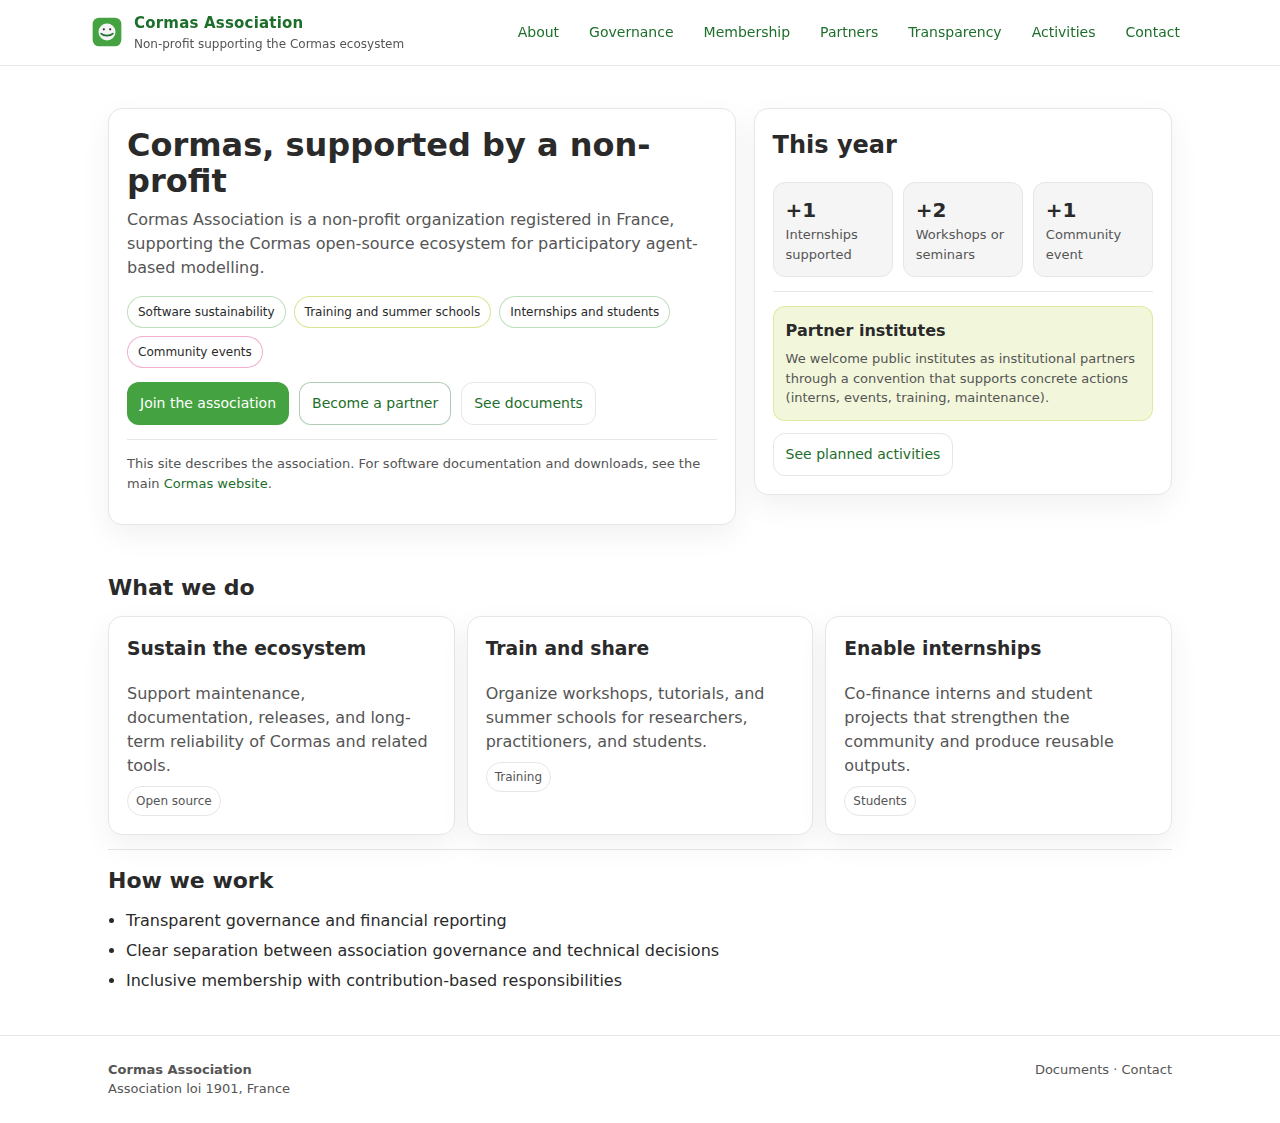
<file: index.html>
<!doctype html>
<html lang="en">
<head>
  <meta charset="utf-8" />
  <meta name="viewport" content="width=device-width, initial-scale=1" />
  <title>Cormas Association</title>
  <meta name="description" content="Cormas Association is a non-profit supporting the Cormas open-source ecosystem for participatory agent-based modelling." />
  <link rel="stylesheet" href="assets/css/styles.css" />
  <script defer src="assets/js/main.js"></script>
</head>
<body>
  <a class="skip-link" href="#main">Skip to content</a>

  <header class="header">
    <div class="container header-inner">
      <a class="brand" href="/">
        <img src="assets/img/logo-placeholder.svg" alt="Cormas Association logo" />
        <div class="title">
          <strong>Cormas Association</strong>
          <span>Non-profit supporting the Cormas ecosystem</span>
        </div>
      </a>

      <button class="nav-toggle" data-nav-toggle aria-expanded="false" aria-controls="site-nav">
        Menu
      </button>

      <nav id="site-nav" class="nav" data-nav>
        <a href="/about">About</a>
        <a href="/governance">Governance</a>
        <a href="/membership">Membership</a>
        <a href="/partners">Partners</a>
        <a href="/transparency">Transparency</a>
        <a href="/activities">Activities</a>
        <a href="/contact">Contact</a>
      </nav>
    </div>
  </header>

  <main id="main">
    <section class="hero">
      <div class="container hero-grid">
        <div class="card">
          <h1>Cormas, supported by a non-profit</h1>
          <p class="lead">
            Cormas Association is a non-profit organization registered in France, supporting the Cormas open-source ecosystem for participatory agent-based modelling.
          </p>

          <div class="badges" aria-label="Focus areas">
            <span class="badge green">Software sustainability</span>
            <span class="badge lime">Training and summer schools</span>
            <span class="badge green">Internships and students</span>
            <span class="badge pink">Community events</span>
          </div>

          <div class="actions">
            <a class="btn primary" href="/membership">Join the association</a>
            <a class="btn secondary" href="/partners">Become a partner</a>
            <a class="btn" href="/transparency">See documents</a>
          </div>

          <hr class="hr" />

          <p class="small">
            This site describes the association. For software documentation and downloads, see the main <a href="https://cormas.org">Cormas website</a>.
          </p>
        </div>

        <aside class="card">
          <h2 style="margin-top:0;">This year</h2>
          <div class="kpi-grid">
            <div class="kpi">
              <strong>+1</strong>
              <span>Internships supported</span>
            </div>
            <div class="kpi">
              <strong>+2</strong>
              <span>Workshops or seminars</span>
            </div>
            <div class="kpi">
              <strong>+1</strong>
              <span>Community event</span>
            </div>
          </div>

          <hr class="hr" />

          <div class="note">
            <strong>Partner institutes</strong>
            <div class="small" style="margin-top:6px;">
              We welcome public institutes as institutional partners through a convention that supports concrete actions (interns, events, training, maintenance).
            </div>
          </div>

          <div style="margin-top:12px;">
            <a class="btn" href="/activities">See planned activities</a>
          </div>
        </aside>
      </div>
    </section>

    <section class="section">
      <div class="container">
        <h2>What we do</h2>
        <div class="grid-3">
          <div class="card">
            <h3 style="margin-top:0;">Sustain the ecosystem</h3>
            <p>Support maintenance, documentation, releases, and long-term reliability of Cormas and related tools.</p>
            <span class="tag">Open source</span>
          </div>
          <div class="card">
            <h3 style="margin-top:0;">Train and share</h3>
            <p>Organize workshops, tutorials, and summer schools for researchers, practitioners, and students.</p>
            <span class="tag">Training</span>
          </div>
          <div class="card">
            <h3 style="margin-top:0;">Enable internships</h3>
            <p>Co-finance interns and student projects that strengthen the community and produce reusable outputs.</p>
            <span class="tag">Students</span>
          </div>
        </div>

        <hr class="hr" />

        <h2>How we work</h2>
        <ul class="list">
          <li>Transparent governance and financial reporting</li>
          <li>Clear separation between association governance and technical decisions</li>
          <li>Inclusive membership with contribution-based responsibilities</li>
        </ul>
      </div>
    </section>
  </main>

  <footer class="footer">
    <div class="container">
      <div style="display:flex; gap:12px; flex-wrap:wrap; justify-content:space-between;">
        <div>
          <strong>Cormas Association</strong><br />
          <span class="small">Association loi 1901, France</span>
        </div>
        <div class="small">
          <a href="/transparency">Documents</a> ·
          <a href="/contact">Contact</a>
        </div>
      </div>
    </div>
  </footer>
</body>
</html>
</file>
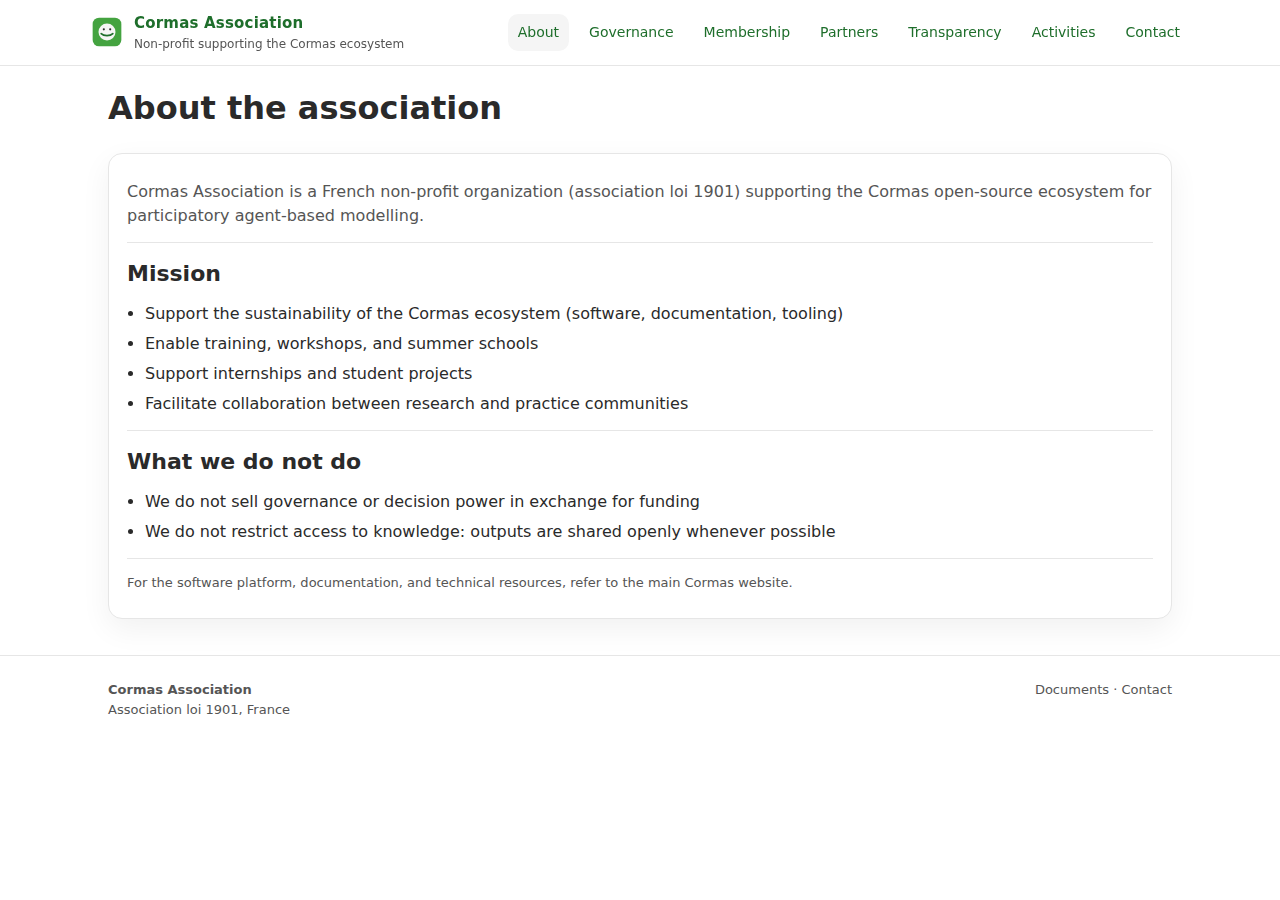
<file: about.html>
<!doctype html>
<html lang="en">
<head>
  <meta charset="utf-8" />
  <meta name="viewport" content="width=device-width, initial-scale=1" />
  <title>About - Cormas Association</title>
  <meta name="description" content="About the Cormas Association: mission, objectives, and scope." />
  <link rel="stylesheet" href="assets/css/styles.css" />
  <script defer src="assets/js/main.js"></script>
</head>
<body>
  <a class="skip-link" href="#main">Skip to content</a>

  <header class="header">
    <div class="container header-inner">
      <a class="brand" href="index.html">
        <img src="assets/img/logo-placeholder.svg" alt="Cormas Association logo" />
        <div class="title">
          <strong>Cormas Association</strong>
          <span>Non-profit supporting the Cormas ecosystem</span>
        </div>
      </a>

      <button class="nav-toggle" data-nav-toggle aria-expanded="false" aria-controls="site-nav">Menu</button>

      <nav id="site-nav" class="nav" data-nav>
        <a href="about.html">About</a>
        <a href="governance.html">Governance</a>
        <a href="membership.html">Membership</a>
        <a href="partners.html">Partners</a>
        <a href="transparency.html">Transparency</a>
        <a href="activities.html">Activities</a>
        <a href="contact.html">Contact</a>
      </nav>
    </div>
  </header>

  <main id="main" class="section">
    <div class="container">
      <h1 style="margin-top:0;">About the association</h1>

      <div class="card">
        <p>
          Cormas Association is a French non-profit organization (association loi 1901) supporting the Cormas open-source ecosystem for participatory agent-based modelling.
        </p>

        <hr class="hr" />

        <h2>Mission</h2>
        <ul class="list">
          <li>Support the sustainability of the Cormas ecosystem (software, documentation, tooling)</li>
          <li>Enable training, workshops, and summer schools</li>
          <li>Support internships and student projects</li>
          <li>Facilitate collaboration between research and practice communities</li>
        </ul>

        <hr class="hr" />

        <h2>What we do not do</h2>
        <ul class="list">
          <li>We do not sell governance or decision power in exchange for funding</li>
          <li>We do not restrict access to knowledge: outputs are shared openly whenever possible</li>
        </ul>

        <hr class="hr" />

        <p class="small">
          For the software platform, documentation, and technical resources, refer to the main Cormas website.
        </p>
      </div>
    </div>
  </main>

  <footer class="footer">
    <div class="container">
      <div style="display:flex; gap:12px; flex-wrap:wrap; justify-content:space-between;">
        <div>
          <strong>Cormas Association</strong><br />
          <span class="small">Association loi 1901, France</span>
        </div>
        <div class="small">
          <a href="transparency.html">Documents</a> ·
          <a href="contact.html">Contact</a>
        </div>
      </div>
    </div>
  </footer>
</body>
</html>
</file>
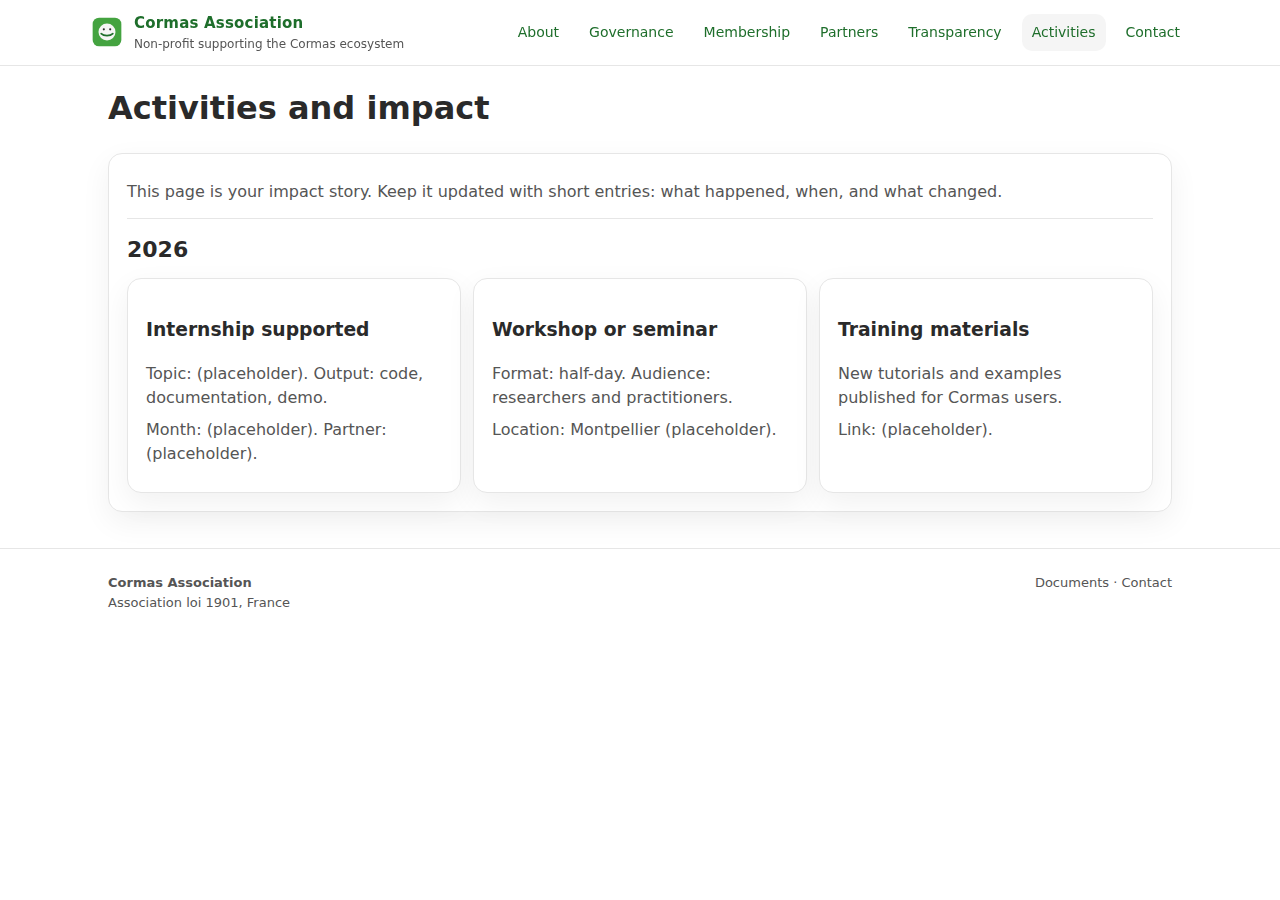
<file: activities.html>
<!doctype html>
<html lang="en">
<head>
  <meta charset="utf-8" />
  <meta name="viewport" content="width=device-width,initial-scale=1" />
  <title>Activities - Cormas Association</title>
  <meta name="description" content="Workshops, internships, summer schools, and releases supported by Cormas Association." />
  <link rel="stylesheet" href="assets/css/styles.css" />
  <script defer src="assets/js/main.js"></script>
</head>
<body>
  <a class="skip-link" href="#main">Skip to content</a>

  <header class="header">
    <div class="container header-inner">
      <a class="brand" href="index.html">
        <img src="assets/img/logo-placeholder.svg" alt="Cormas Association logo" />
        <div class="title">
          <strong>Cormas Association</strong>
          <span>Non-profit supporting the Cormas ecosystem</span>
        </div>
      </a>

      <button class="nav-toggle" data-nav-toggle aria-expanded="false" aria-controls="site-nav">Menu</button>

      <nav id="site-nav" class="nav" data-nav>
        <a href="about.html">About</a>
        <a href="governance.html">Governance</a>
        <a href="membership.html">Membership</a>
        <a href="partners.html">Partners</a>
        <a href="transparency.html">Transparency</a>
        <a href="activities.html">Activities</a>
        <a href="contact.html">Contact</a>
      </nav>
    </div>
  </header>

  <main id="main" class="section">
    <div class="container">
      <h1 style="margin-top:0;">Activities and impact</h1>
        
      <div class="card">
        <p>
          This page is your impact story. Keep it updated with short entries: what happened, when, and what changed.
        </p>

        <hr class="hr" />
        
        <h2>2026</h2>
        <div class="grid-3">
          <div class="card">
            <h3>Internship supported</h3>
            <p>Topic: (placeholder). Output: code, documentation, demo.</p>
            <p class="meta">Month: (placeholder). Partner: (placeholder).</p>
          </div>
          <div class="card">
            <h3>Workshop or seminar</h3>
            <p>Format: half-day. Audience: researchers and practitioners.</p>
            <p class="meta">Location: Montpellier (placeholder).</p>
          </div>
          <div class="card">
            <h3>Training materials</h3>
            <p>New tutorials and examples published for Cormas users.</p>
            <p class="meta">Link: (placeholder).</p>
          </div>
        </div>

      </div>
    </div>
  </main>

  <footer class="footer">
    <div class="container">
      <div style="display:flex; gap:12px; flex-wrap:wrap; justify-content:space-between;">
        <div>
          <strong>Cormas Association</strong><br />
          <span class="small">Association loi 1901, France</span>
        </div>
        <div class="small">
          <a href="transparency.html">Documents</a> ·
          <a href="contact.html">Contact</a>
        </div>
      </div>
    </div>
  </footer>

</body>
</html>
</file>
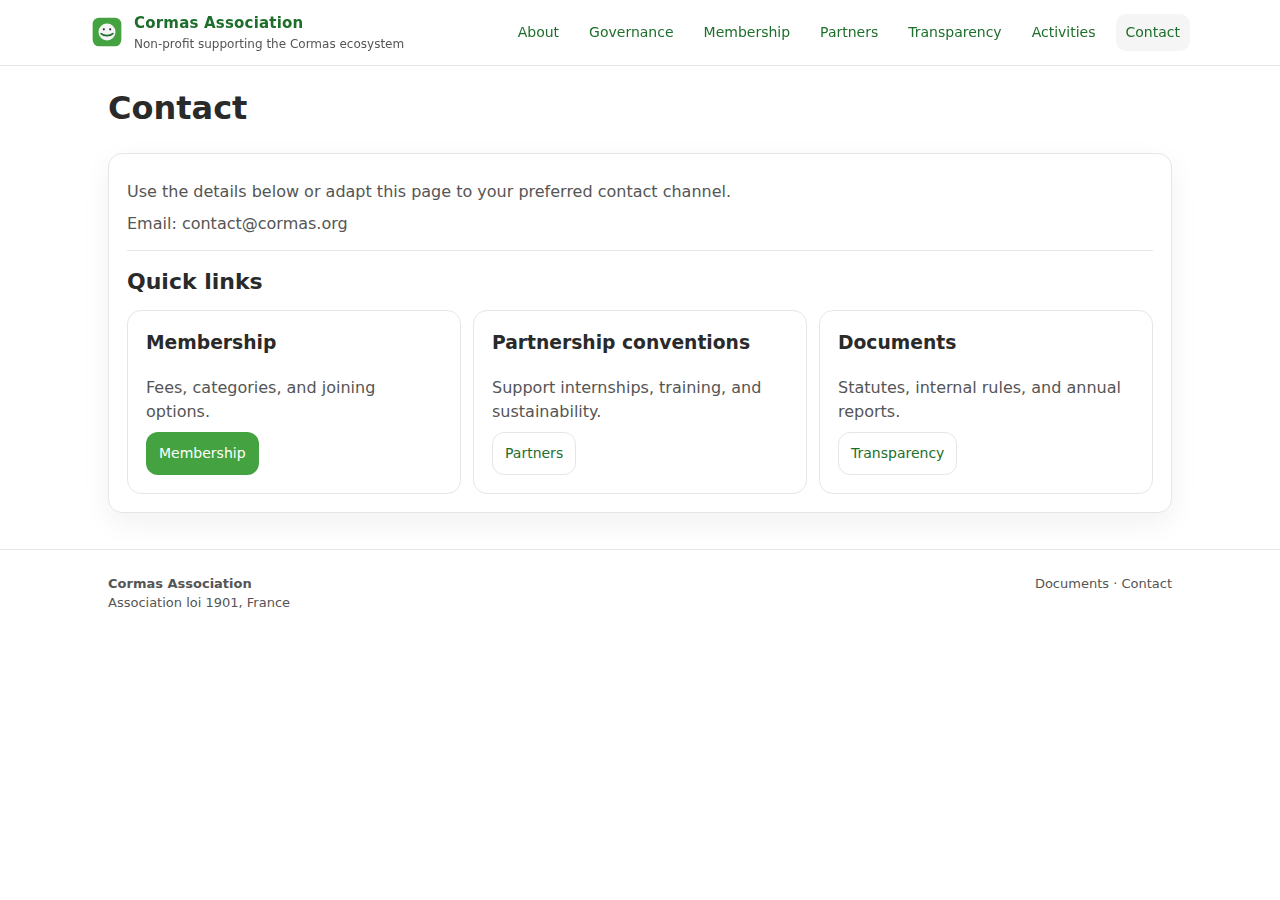
<file: contact.html>
<!doctype html>
<html lang="en">
<head>
  <meta charset="utf-8" />
  <meta name="viewport" content="width=device-width,initial-scale=1" />
  <title>Contact - Cormas Association</title>
  <meta name="description" content="Contact Cormas Association for membership, partnerships, and general questions." />
  <link rel="stylesheet" href="assets/css/styles.css" />
  <script defer src="assets/js/main.js"></script>
</head>
<body>
  <a class="skip-link" href="#main">Skip to content</a>

  <header class="header">
    <div class="container header-inner">
      <a class="brand" href="index.html">
        <img src="assets/img/logo-placeholder.svg" alt="Cormas Association logo" />
        <div class="title">
          <strong>Cormas Association</strong>
          <span>Non-profit supporting the Cormas ecosystem</span>
        </div>
      </a>

      <button class="nav-toggle" data-nav-toggle aria-expanded="false" aria-controls="site-nav">Menu</button>

      <nav id="site-nav" class="nav" data-nav>
        <a href="about.html">About</a>
        <a href="governance.html">Governance</a>
        <a href="membership.html">Membership</a>
        <a href="partners.html">Partners</a>
        <a href="transparency.html">Transparency</a>
        <a href="activities.html">Activities</a>
        <a href="contact.html">Contact</a>
      </nav>
    </div>
  </header>

  <main id="main" class="section">
    <div class="container">
      <h1 style="margin-top:0;">Contact</h1>

      <div class="card">
        <p>Use the details below or adapt this page to your preferred contact channel.</p>
        <p>Email: <span id="contact-email" class="email"></span></p>
        </ul>
        
        <hr class="hr" />

        <h2>Quick links</h2>
        <div class="grid-3">
          <div class="card" style="box-shadow:none;">
            <h3 style="margin-top:0;">Membership</h3>
            <p>Fees, categories, and joining options.</p>
            <a class="btn primary" href="membership.html">Membership</a>
          </div>
          <div class="card" style="box-shadow:none;">
            <h3 style="margin-top:0;">Partnership conventions</h3>
            <p>Support internships, training, and sustainability.</p>
            <a class="btn pink" href="partners.html">Partners</a>
          </div>
          <div class="card" style="box-shadow:none;">
            <h3 style="margin-top:0;">Documents</h3>
            <p>Statutes, internal rules, and annual reports.</p>
            <a class="btn" href="transparency.html">Transparency</a>
          </div>
        </div>

      </div>
    </div>
  </main>

  <footer class="footer">
    <div class="container">
      <div style="display:flex; gap:12px; flex-wrap:wrap; justify-content:space-between;">
        <div>
          <strong>Cormas Association</strong><br />
          <span class="small">Association loi 1901, France</span>
        </div>
        <div class="small">
          <a href="transparency.html">Documents</a> ·
          <a href="contact.html">Contact</a>
        </div>
      </div>
    </div>
  </footer>

</body>
</html>
</file>
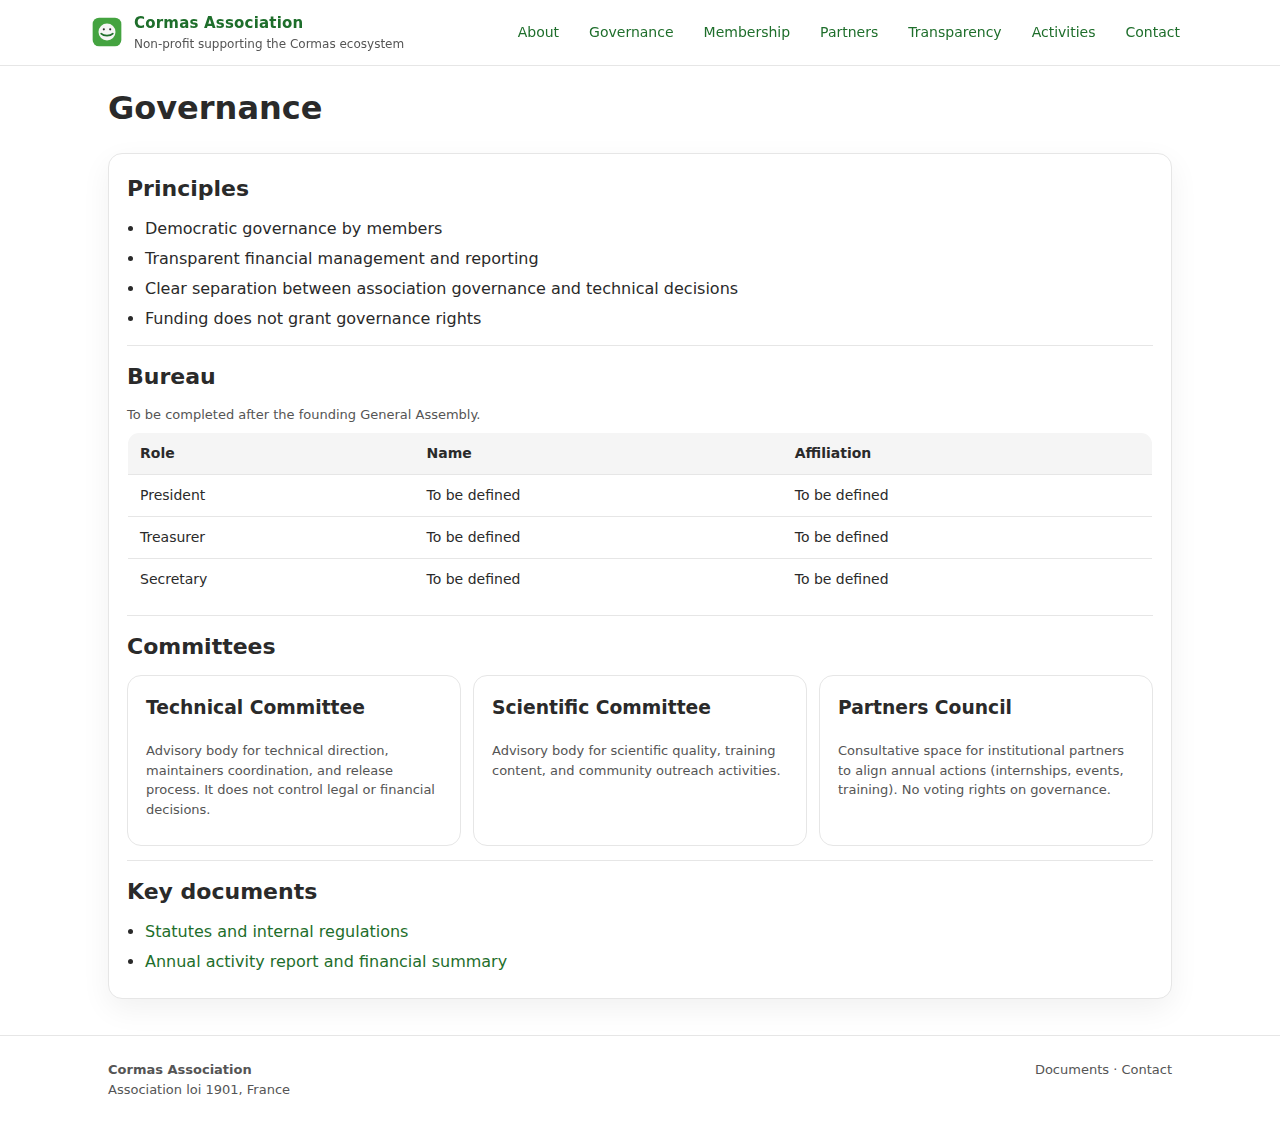
<file: governance.html>
<!doctype html>
<html lang="en">
<head>
  <meta charset="utf-8" />
  <meta name="viewport" content="width=device-width, initial-scale=1" />
  <title>Governance - Cormas Association</title>
  <meta name="description" content="Cormas Association governance: bureau, committees, and decision separation." />
  <link rel="stylesheet" href="assets/css/styles.css" />
  <script defer src="assets/js/main.js"></script>
</head>
<body>
  <a class="skip-link" href="#main">Skip to content</a>

  <header class="header">
    <div class="container header-inner">
      <a class="brand" href="/">
        <img src="assets/img/logo-placeholder.svg" alt="Cormas Association logo" />
        <div class="title">
          <strong>Cormas Association</strong>
          <span>Non-profit supporting the Cormas ecosystem</span>
        </div>
      </a>

      <button class="nav-toggle" data-nav-toggle aria-expanded="false" aria-controls="site-nav">Menu</button>

      <nav id="site-nav" class="nav" data-nav>
        <a href="/about">About</a>
        <a href="/governance">Governance</a>
        <a href="/membership">Membership</a>
        <a href="/partners">Partners</a>
        <a href="/transparency">Transparency</a>
        <a href="/activities">Activities</a>
        <a href="/contact">Contact</a>
      </nav>
    </div>
  </header>

  <main id="main" class="section">
    <div class="container">
      <h1 style="margin-top:0;">Governance</h1>

      <div class="card">
        <h2>Principles</h2>
        <ul class="list">
          <li>Democratic governance by members</li>
          <li>Transparent financial management and reporting</li>
          <li>Clear separation between association governance and technical decisions</li>
          <li>Funding does not grant governance rights</li>
        </ul>

        <hr class="hr" />

        <h2>Bureau</h2>
        <p class="small">To be completed after the founding General Assembly.</p>
        <table class="table" aria-label="Bureau members">
          <thead>
            <tr><th>Role</th><th>Name</th><th>Affiliation</th></tr>
          </thead>
          <tbody>
            <tr><td>President</td><td>To be defined</td><td>To be defined</td></tr>
            <tr><td>Treasurer</td><td>To be defined</td><td>To be defined</td></tr>
            <tr><td>Secretary</td><td>To be defined</td><td>To be defined</td></tr>
          </tbody>
        </table>

        <hr class="hr" />

        <h2>Committees</h2>
        <div class="grid-3">
          <div class="card" style="box-shadow:none;">
            <h3 style="margin-top:0;">Technical Committee</h3>
            <p class="small">
              Advisory body for technical direction, maintainers coordination, and release process. It does not control legal or financial decisions.
            </p>
          </div>
          <div class="card" style="box-shadow:none;">
            <h3 style="margin-top:0;">Scientific Committee</h3>
            <p class="small">
              Advisory body for scientific quality, training content, and community outreach activities.
            </p>
          </div>
          <div class="card" style="box-shadow:none;">
            <h3 style="margin-top:0;">Partners Council</h3>
            <p class="small">
              Consultative space for institutional partners to align annual actions (internships, events, training). No voting rights on governance.
            </p>
          </div>
        </div>

        <hr class="hr" />

        <h2>Key documents</h2>
        <ul class="list">
          <li><a href="/transparency">Statutes and internal regulations</a></li>
          <li><a href="/transparency">Annual activity report and financial summary</a></li>
        </ul>
      </div>
    </div>
  </main>

  <footer class="footer">
    <div class="container">
      <div style="display:flex; gap:12px; flex-wrap:wrap; justify-content:space-between;">
        <div>
          <strong>Cormas Association</strong><br />
          <span class="small">Association loi 1901, France</span>
        </div>
        <div class="small">
          <a href="/transparency">Documents</a> ·
          <a href="/contact">Contact</a>
        </div>
      </div>
    </div>
  </footer>
</body>
</html>
</file>
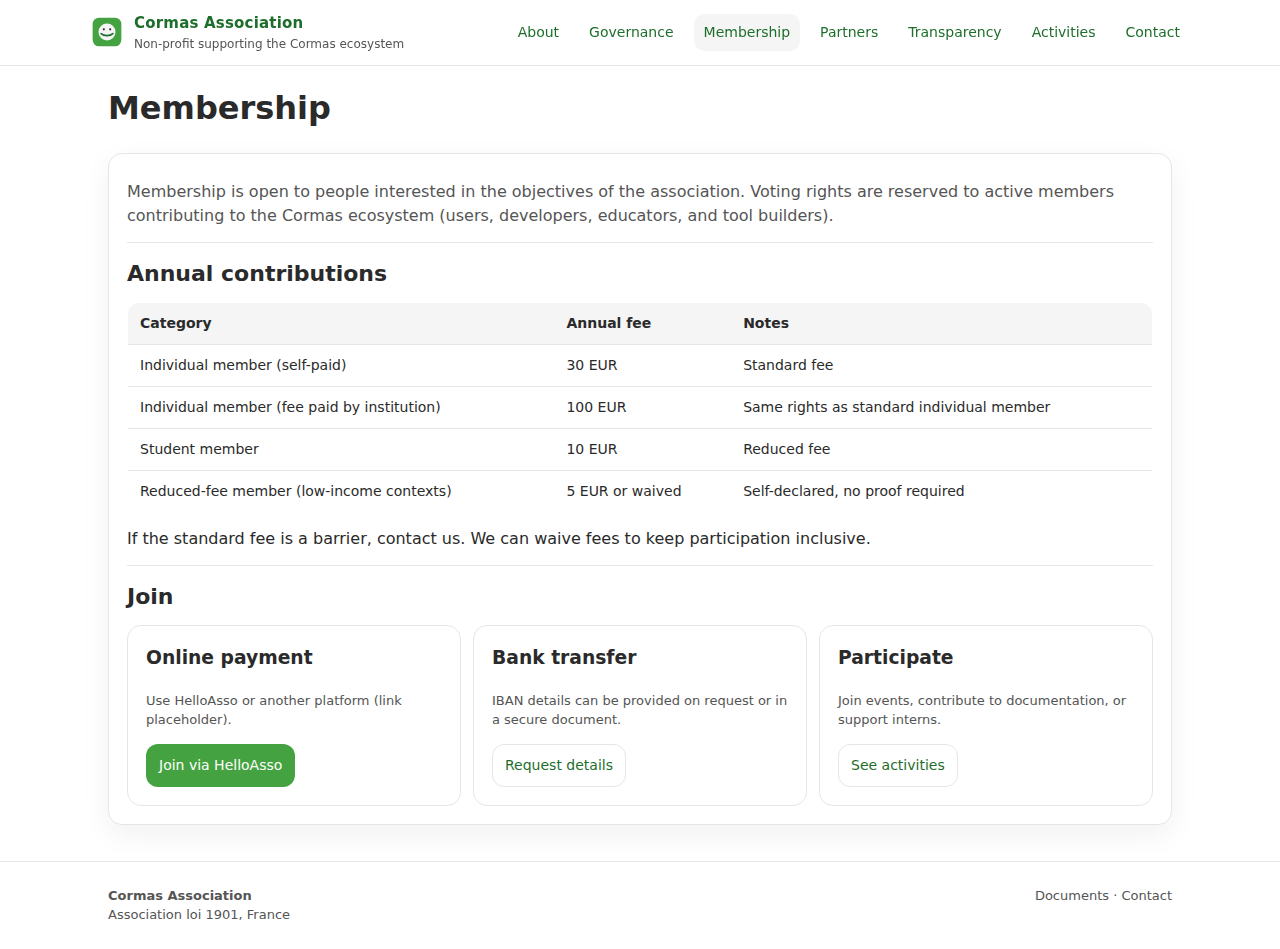
<file: membership.html>
<!doctype html>
<html lang="en">
<head>
  <meta charset="utf-8" />
  <meta name="viewport" content="width=device-width,initial-scale=1" />
  <title>Membership - Cormas Association</title>
  <meta name="description" content="Membership categories, annual fees, and how to join Cormas Association." />
  <link rel="stylesheet" href="assets/css/styles.css" />
  <script defer src="assets/js/main.js"></script>
</head>
<body>
  <a class="skip-link" href="#main">Skip to content</a>

  <header class="header">
    <div class="container header-inner">
      <a class="brand" href="index.html">
        <img src="assets/img/logo-placeholder.svg" alt="Cormas Association logo" />
        <div class="title">
          <strong>Cormas Association</strong>
          <span>Non-profit supporting the Cormas ecosystem</span>
        </div>
      </a>

      <button class="nav-toggle" data-nav-toggle aria-expanded="false" aria-controls="site-nav">Menu</button>

      <nav id="site-nav" class="nav" data-nav>
        <a href="about.html">About</a>
        <a href="governance.html">Governance</a>
        <a href="membership.html">Membership</a>
        <a href="partners.html">Partners</a>
        <a href="transparency.html">Transparency</a>
        <a href="activities.html">Activities</a>
        <a href="contact.html">Contact</a>
      </nav>
    </div>
  </header>

  <main id="main" class="section">
    <div class="container">
      <h1 style="margin-top:0;">Membership</h1>

      <div class="card">
        <p>
          Membership is open to people interested in the objectives of the association.
          Voting rights are reserved to active members contributing to the Cormas ecosystem (users, developers, educators, and tool builders).
        </p>

        <hr class="hr" />

        <h2>Annual contributions</h2>
        <table class="table" aria-label="Membership fees">
          <thead>
            <tr>
              <th>Category</th>
              <th>Annual fee</th>
              <th>Notes</th>
            </tr>
          </thead>
          <tbody>
            <tr>
              <td>Individual member (self-paid)</td>
              <td>30 EUR</td>
              <td>Standard fee</td>
            </tr>
            <tr>
              <td>Individual member (fee paid by institution)</td>
              <td>100 EUR</td>
              <td>Same rights as standard individual member</td>
            </tr>
            <tr>
              <td>Student member</td>
              <td>10 EUR</td>
              <td>Reduced fee</td>
            </tr>
            <tr>
              <td>Reduced-fee member (low-income contexts)</td>
              <td>5 EUR or waived</td>
              <td>Self-declared, no proof required</td>
            </tr>
          </tbody>
        </table>

        <div class="notice" style="margin-top: 14px;">
          If the standard fee is a barrier, contact us. We can waive fees to keep participation inclusive.
        </div>

        <hr class="hr" />

        <h2>Join</h2>

        <div class="grid-3">
          <div class="card" style="box-shadow:none;">
            <h3 style="margin-top:0;">Online payment</h3>
            <p class="small">Use HelloAsso or another platform (link placeholder).</p>
            <div class="actions">
              <a class="btn primary" href="#" onclick="alert('Replace this link with your HelloAsso membership page.'); return false;">Join via HelloAsso</a>
            </div>
          </div>
          <div class="card" style="box-shadow:none;">
            <h3 style="margin-top:0;">Bank transfer</h3>
            <p class="small">IBAN details can be provided on request or in a secure document.</p>
            <div class="actions">
              <a class="btn" href="contact.html">Request details</a>
            </div>
          </div>
          <div class="card" style="box-shadow:none;">
            <h3 style="margin-top:0;">Participate</h3>
            <p class="small">Join events, contribute to documentation, or support interns.</p>
            <div class="actions">
              <a class="btn" href="activities.html">See activities</a>
            </div>
          </div>
        </div>
      </div>
    </div>
  </main>

  <footer class="footer">
    <div class="container">
      <div style="display:flex; gap:12px; flex-wrap:wrap; justify-content:space-between;">
        <div>
          <strong>Cormas Association</strong><br />
          <span class="small">Association loi 1901, France</span>
        </div>
        <div class="small">
          <a href="transparency.html">Documents</a> ·
          <a href="contact.html">Contact</a>
        </div>
      </div>
    </div>
  </footer>
</body>
</html>
</file>
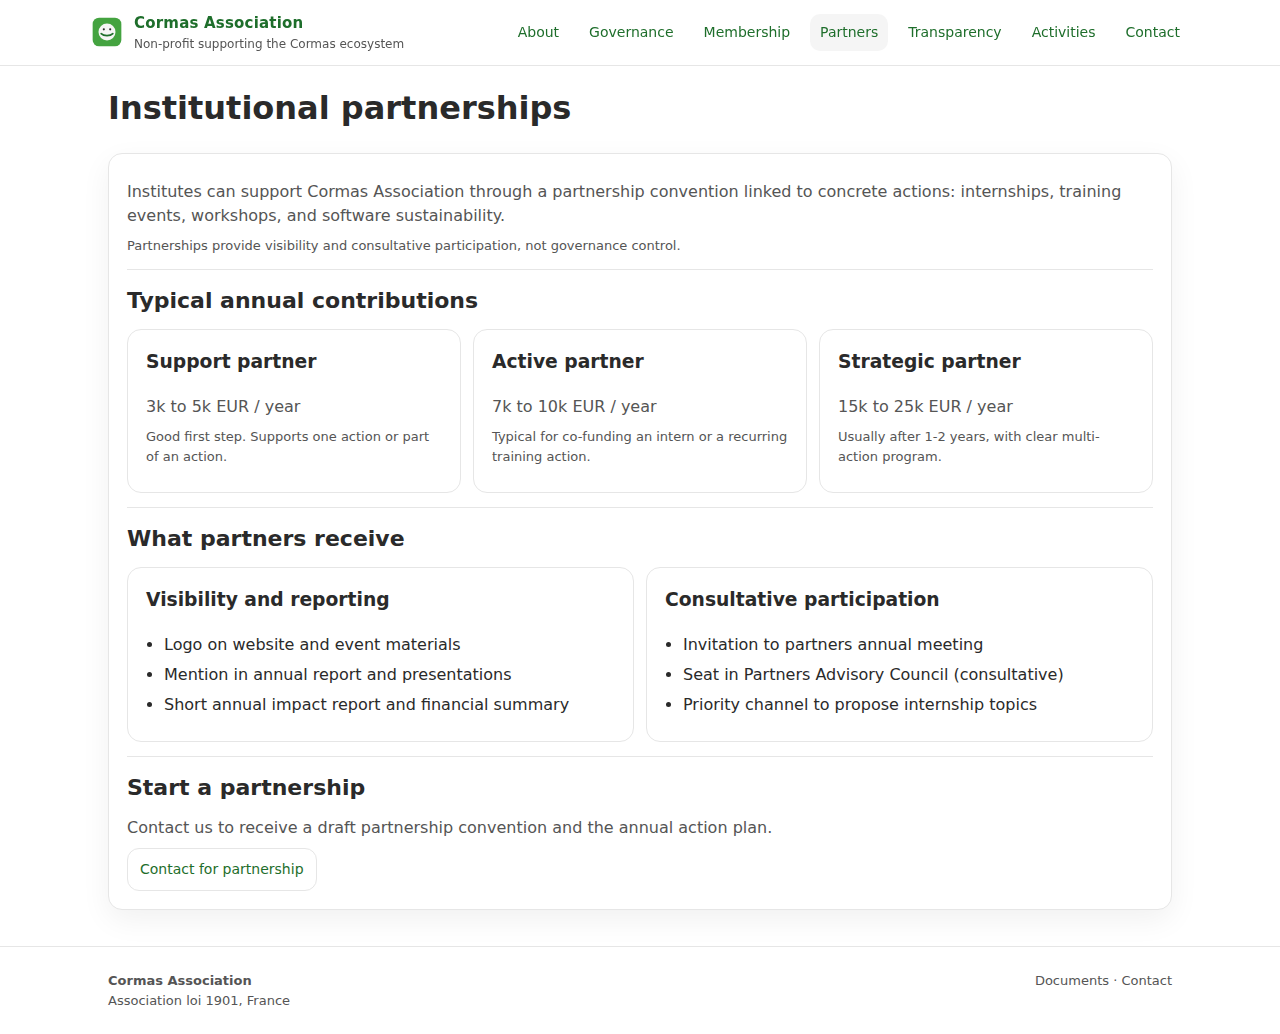
<file: partners.html>
<!doctype html>
<html lang="en">
<head>
  <meta charset="utf-8" />
  <meta name="viewport" content="width=device-width,initial-scale=1" />
  <title>Partners - Cormas Association</title>
  <meta name="description" content="Institutional partnerships: conventions, typical annual contributions, and how to support internships and training." />
  <link rel="stylesheet" href="assets/css/styles.css" />
  <script defer src="assets/js/main.js"></script>
</head>
<body>
  <a class="skip-link" href="#main">Skip to content</a>

  <header class="header">
    <div class="container header-inner">
      <a class="brand" href="index.html">
        <img src="assets/img/logo-placeholder.svg" alt="Cormas Association logo" />
        <div class="title">
          <strong>Cormas Association</strong>
          <span>Non-profit supporting the Cormas ecosystem</span>
        </div>
      </a>

      <button class="nav-toggle" data-nav-toggle aria-expanded="false" aria-controls="site-nav">Menu</button>

      <nav id="site-nav" class="nav" data-nav>
        <a href="about.html">About</a>
        <a href="governance.html">Governance</a>
        <a href="membership.html">Membership</a>
        <a href="partners.html">Partners</a>
        <a href="transparency.html">Transparency</a>
        <a href="activities.html">Activities</a>
        <a href="contact.html">Contact</a>
      </nav>
    </div>
  </header>

  <main id="main" class="section">
    <div class="container">
      <h1 style="margin-top:0;">Institutional partnerships</h1>

      <div class="card">
        <p>
          Institutes can support Cormas Association through a partnership convention linked to concrete actions:
          internships, training events, workshops, and software sustainability.
        </p>
        <p class="small">
          Partnerships provide visibility and consultative participation, not governance control.
        </p>

        <hr class="hr" />

        <h2>Typical annual contributions</h2>
        <div class="grid-3">
          <div class="card" style="box-shadow:none;">
            <h3 style="margin-top:0;">Support partner</h3>
            <p>3k to 5k EUR / year</p>
            <p class="small">Good first step. Supports one action or part of an action.</p>
          </div>
          <div class="card" style="box-shadow:none;">
            <h3 style="margin-top:0;">Active partner</h3>
            <p>7k to 10k EUR / year</p>
            <p class="small">Typical for co-funding an intern or a recurring training action.</p>
          </div>
          <div class="card" style="box-shadow:none;">
            <h3 style="margin-top:0;">Strategic partner</h3>
            <p>15k to 25k EUR / year</p>
            <p class="small">Usually after 1-2 years, with clear multi-action program.</p>
          </div>
        </div>

        <hr class="hr" />

        <h2>What partners receive</h2>
        <div class="grid-2">
          <div class="card" style="box-shadow:none;">
            <h3 style="margin-top:0;">Visibility and reporting</h3>
            <ul class="list">
              <li>Logo on website and event materials</li>
              <li>Mention in annual report and presentations</li>
              <li>Short annual impact report and financial summary</li>
            </ul>
          </div>
          <div class="card" style="box-shadow:none;">
            <h3 style="margin-top:0;">Consultative participation</h3>
            <ul class="list">
              <li>Invitation to partners annual meeting</li>
              <li>Seat in Partners Advisory Council (consultative)</li>
              <li>Priority channel to propose internship topics</li>
            </ul>
          </div>
        </div>

        <hr class="hr" />

        <h2>Start a partnership</h2>
        <p>
          Contact us to receive a draft partnership convention and the annual action plan.
        </p>
        <a class="btn pink" href="contact.html">Contact for partnership</a>
        
      </div>
    </div>
  </main>

  <footer class="footer">
    <div class="container">
      <div style="display:flex; gap:12px; flex-wrap:wrap; justify-content:space-between;">
        <div>
          <strong>Cormas Association</strong><br />
          <span class="small">Association loi 1901, France</span>
        </div>
        <div class="small">
          <a href="transparency.html">Documents</a> ·
          <a href="contact.html">Contact</a>
        </div>
      </div>
    </div>
  </footer>
</body>
</html>
</file>
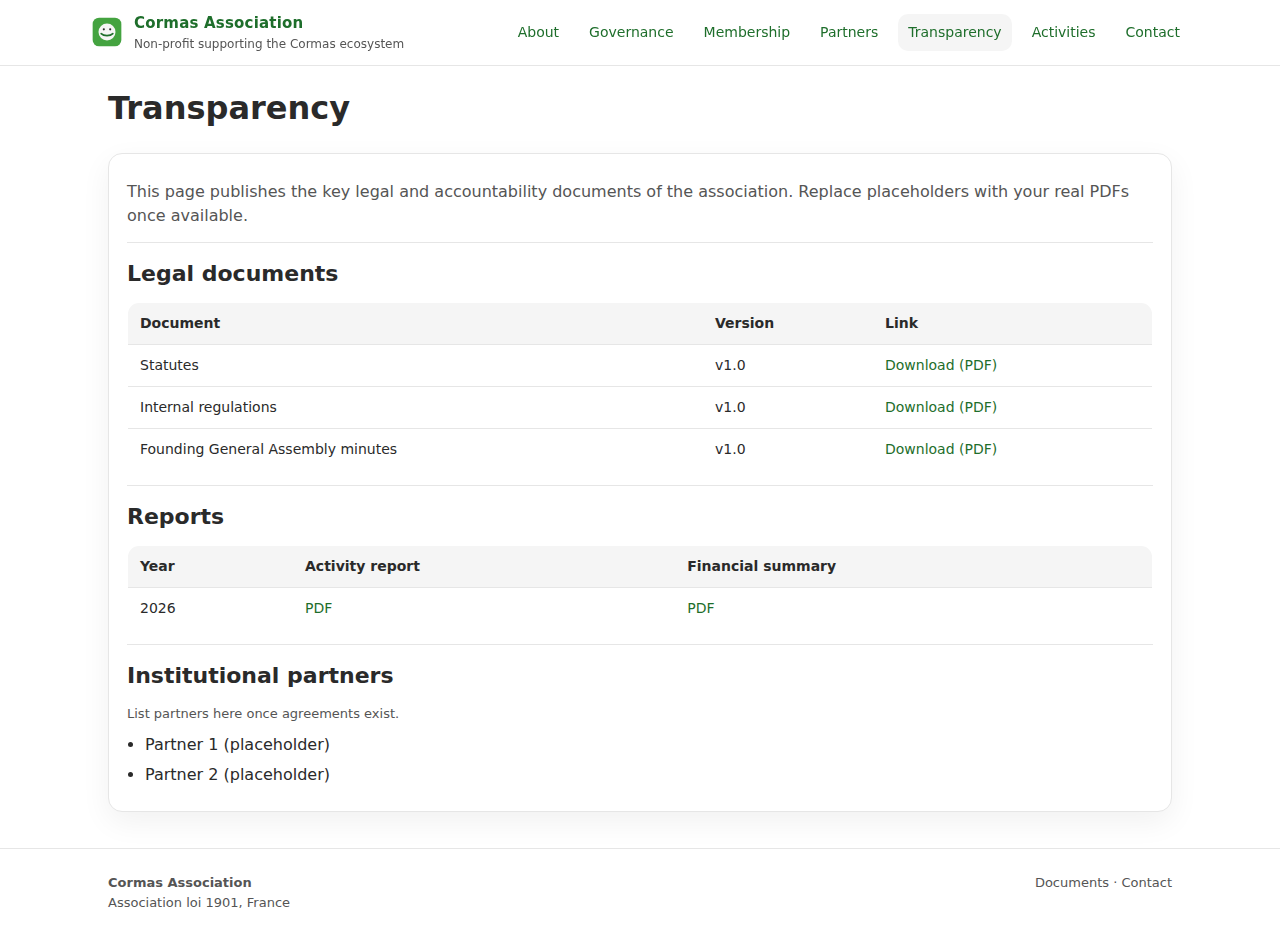
<file: transparency.html>
<!doctype html>
<html lang="en">
<head>
  <meta charset="utf-8" />
  <meta name="viewport" content="width=device-width,initial-scale=1" />
  <title>Transparency - Cormas Association</title>
  <meta name="description" content="Statutes, internal rules, and annual reports of Cormas Association." />
  <link rel="stylesheet" href="assets/css/styles.css" />
  <script defer src="assets/js/main.js"></script>
</head>
<body>
  <a class="skip-link" href="#main">Skip to content</a>

  <header class="header">
    <div class="container header-inner">
      <a class="brand" href="index.html">
        <img src="assets/img/logo-placeholder.svg" alt="Cormas Association logo" />
        <div class="title">
          <strong>Cormas Association</strong>
          <span>Non-profit supporting the Cormas ecosystem</span>
        </div>
      </a>

      <button class="nav-toggle" data-nav-toggle aria-expanded="false" aria-controls="site-nav">Menu</button>

      <nav id="site-nav" class="nav" data-nav>
        <a href="about.html">About</a>
        <a href="governance.html">Governance</a>
        <a href="membership.html">Membership</a>
        <a href="partners.html">Partners</a>
        <a href="transparency.html">Transparency</a>
        <a href="activities.html">Activities</a>
        <a href="contact.html">Contact</a>
      </nav>
    </div>
  </header>

  <main id="main" class="section">
    <div class="container">
      <h1 style="margin-top:0;">Transparency</h1>

      <div class="card">
        <p>
          This page publishes the key legal and accountability documents of the association.
          Replace placeholders with your real PDFs once available.
        </p>

        <hr class="hr" />

        <h2>Legal documents</h2>
        <table class="table" aria-label="Documents">
          <thead>
            <tr>
              <th>Document</th>
              <th>Version</th>
              <th>Link</th>
            </tr>
          </thead>
          <tbody>
            <tr>
              <td>Statutes</td>
              <td>v1.0</td>
              <td><a href="#" onclick="alert('Add statutes PDF link.'); return false;">Download (PDF)</a></td>
            </tr>
            <tr>
              <td>Internal regulations</td>
              <td>v1.0</td>
              <td><a href="#" onclick="alert('Add internal regulations PDF link.'); return false;">Download (PDF)</a></td>
            </tr>
            <tr>
              <td>Founding General Assembly minutes</td>
              <td>v1.0</td>
              <td><a href="#" onclick="alert('Add PV PDF link.'); return false;">Download (PDF)</a></td>
            </tr>
          </tbody>
        </table>

        <hr class="hr" />

        <h2>Reports</h2>
        <table class="table" aria-label="Reports">
          <thead>
            <tr>
              <th>Year</th>
              <th>Activity report</th>
              <th>Financial summary</th>
            </tr>
          </thead>
          <tbody>
            <tr>
              <td>2026</td>
              <td><a href="#" onclick="alert('Add activity report link.'); return false;">PDF</a></td>
              <td><a href="#" onclick="alert('Add financial summary link.'); return false;">PDF</a></td>
            </tr>
          </tbody>
        </table>

        <hr class="hr" />

        <h2>Institutional partners</h2>
        <p class="small">List partners here once agreements exist.</p>
        <ul class="list">
          <li>Partner 1 (placeholder)</li>
          <li>Partner 2 (placeholder)</li>
        </ul>

      </div>
    </div>
  </main>

  <footer class="footer">
    <div class="container">
      <div style="display:flex; gap:12px; flex-wrap:wrap; justify-content:space-between;">
        <div>
          <strong>Cormas Association</strong><br />
          <span class="small">Association loi 1901, France</span>
        </div>
        <div class="small">
          <a href="transparency.html">Documents</a> ·
          <a href="contact.html">Contact</a>
        </div>
      </div>
    </div>
  </footer>
  
</body>
</html>
</file>
<file: assets/css/styles.css>
/* Cormas Association simple static site
   Plain CSS, responsive, accessible defaults
*/

:root {
  --bg: #ffffff;
  --panel: #f5f5f5;
  --text: #2a2a2a;
  --muted: #555;
  --border: #e6e6e6;

  /* Cormas palette (from your memory) */
  --green: #44A340;
  --pink: #D71971;
  --lime: #B6D436;
  --dark-green: #1E6E2B;
  --warm-gray: #F5F5F5;
  --charcoal: #2A2A2A;

  --radius: 14px;
  --shadow: 0 10px 30px rgba(0,0,0,0.06);
  --max: 1100px;
}

* { box-sizing: border-box; }

html, body {
  margin: 0;
  padding: 0;
  color: var(--text);
  background: var(--bg);
  font-family: system-ui, -apple-system, Segoe UI, Roboto, Arial, sans-serif;
  line-height: 1.5;
}

a {
  color: var(--dark-green);
  text-decoration: none;
}
a:hover { text-decoration: underline; }

.container {
  max-width: var(--max);
  margin: 0 auto;
  padding: 0 18px;
}

.skip-link {
  position: absolute;
  left: -999px;
  top: 8px;
  background: #000;
  color: #fff;
  padding: 10px 12px;
  border-radius: 10px;
  z-index: 9999;
}
.skip-link:focus {
  left: 12px;
}

.header {
  position: sticky;
  top: 0;
  z-index: 20;
  background: rgba(255,255,255,0.9);
  backdrop-filter: blur(10px);
  border-bottom: 1px solid var(--border);
}

.header-inner {
  display: flex;
  align-items: center;
  justify-content: space-between;
  gap: 14px;
  padding: 12px 0;
}

.brand {
  display: flex;
  align-items: center;
  gap: 10px;
  min-width: 220px;
}
.brand img {
  width: 34px;
  height: 34px;
}
.brand .title {
  display: flex;
  flex-direction: column;
}
.brand .title strong {
  font-size: 15px;
  letter-spacing: 0.2px;
}
.brand .title span {
  font-size: 12px;
  color: var(--muted);
}

.nav {
  display: flex;
  align-items: center;
  gap: 10px;
}

.nav a {
  font-size: 14px;
  padding: 8px 10px;
  border-radius: 10px;
}
.nav a[aria-current="page"] {
  background: var(--panel);
  text-decoration: none;
}

.nav-toggle {
  display: none;
  border: 1px solid var(--border);
  background: #fff;
  padding: 8px 10px;
  border-radius: 10px;
  cursor: pointer;
}

@media (max-width: 920px) {
  .nav {
    display: none;
    position: absolute;
    top: 58px;
    right: 18px;
    left: 18px;
    background: #fff;
    border: 1px solid var(--border);
    border-radius: var(--radius);
    box-shadow: var(--shadow);
    padding: 10px;
    flex-direction: column;
    align-items: stretch;
    gap: 4px;
  }
  .nav.open { display: flex; }
  .nav-toggle { display: inline-flex; align-items: center; gap: 8px; }
}

.hero {
  padding: 42px 0 28px 0;
}
.hero-grid {
  display: grid;
  grid-template-columns: 1.2fr 0.8fr;
  gap: 18px;
  align-items: start;
}
@media (max-width: 920px) {
  .hero-grid { grid-template-columns: 1fr; }
}

.card {
  background: #fff;
  border: 1px solid var(--border);
  border-radius: var(--radius);
  box-shadow: var(--shadow);
  padding: 18px;
}

.hero h1 {
  margin: 0 0 8px 0;
  font-size: 32px;
  line-height: 1.15;
}
.hero p.lead {
  margin: 0 0 16px 0;
  color: var(--muted);
  font-size: 16px;
}

.badges {
  display: flex;
  flex-wrap: wrap;
  gap: 8px;
  margin: 10px 0 0 0;
}
.badge {
  font-size: 12px;
  padding: 6px 10px;
  border-radius: 999px;
  border: 1px solid var(--border);
  background: #fff;
}
.badge.green { border-color: rgba(68,163,64,0.35); }
.badge.pink { border-color: rgba(215,25,113,0.35); }
.badge.lime { border-color: rgba(182,212,54,0.55); }

.actions {
  display: flex;
  flex-wrap: wrap;
  gap: 10px;
  margin-top: 14px;
}

.btn {
  display: inline-flex;
  align-items: center;
  justify-content: center;
  gap: 8px;
  border-radius: 12px;
  padding: 10px 12px;
  font-size: 14px;
  border: 1px solid var(--border);
  background: #fff;
  cursor: pointer;
  text-decoration: none;
}
.btn:hover { text-decoration: none; border-color: #d0d0d0; }

.btn.primary {
  background: var(--green);
  color: #fff;
  border-color: rgba(68,163,64,0.5);
}
.btn.primary:hover { filter: brightness(0.98); }

.btn.secondary {
  background: #fff;
  color: var(--dark-green);
  border-color: rgba(30,110,43,0.35);
}

.kpi-grid {
  display: grid;
  grid-template-columns: repeat(3, 1fr);
  gap: 10px;
}
@media (max-width: 920px) {
  .kpi-grid { grid-template-columns: 1fr; }
}
.kpi {
  background: var(--panel);
  border: 1px solid var(--border);
  border-radius: 12px;
  padding: 12px;
}
.kpi strong {
  display: block;
  font-size: 20px;
}
.kpi span {
  display: block;
  color: var(--muted);
  font-size: 13px;
}

.section {
  padding: 18px 0 36px 0;
}
.section h2 {
  margin: 0 0 12px 0;
  font-size: 22px;
}
.section p {
  margin: 8px 0;
  color: var(--muted);
}

.grid-3 {
  display: grid;
  grid-template-columns: repeat(3, 1fr);
  gap: 12px;
}
@media (max-width: 920px) {
  .grid-3 { grid-template-columns: 1fr; }
}

.grid-2 {
  display: grid;
  grid-template-columns: repeat(2, 1fr);
  gap: 12px;
}
@media (max-width: 920px) {
  .grid-2 { grid-template-columns: 1fr; }
}

.list {
  margin: 10px 0 0 0;
  padding-left: 18px;
}
.list li { margin: 6px 0; }

.hr {
  height: 1px;
  background: var(--border);
  border: 0;
  margin: 14px 0;
}

.footer {
  border-top: 1px solid var(--border);
  padding: 24px 0;
  color: var(--muted);
  font-size: 13px;
}
.footer a { color: var(--muted); }

.note {
  background: rgba(182,212,54,0.18);
  border: 1px solid rgba(182,212,54,0.35);
  border-radius: 12px;
  padding: 12px;
  color: #2a2a2a;
}

.table {
  width: 100%;
  border-collapse: collapse;
  overflow: hidden;
  border-radius: 12px;
  border: 1px solid var(--border);
}
.table th, .table td {
  text-align: left;
  padding: 10px 12px;
  border-bottom: 1px solid var(--border);
  font-size: 14px;
}
.table th {
  background: var(--panel);
  font-weight: 600;
}
.table tr:last-child td { border-bottom: 0; }

.small {
  font-size: 13px;
  color: var(--muted);
}

.tag {
  display: inline-block;
  font-size: 12px;
  padding: 5px 8px;
  border-radius: 999px;
  border: 1px solid var(--border);
  background: #fff;
  color: var(--muted);
}

.form-row {
  display: grid;
  grid-template-columns: 1fr 1fr;
  gap: 12px;
}
@media (max-width: 920px) {
  .form-row { grid-template-columns: 1fr; }
}

label {
  display: block;
  font-size: 13px;
  color: var(--muted);
  margin-bottom: 6px;
}
input, textarea, select {
  width: 100%;
  padding: 10px 12px;
  border: 1px solid var(--border);
  border-radius: 12px;
  font-size: 14px;
  outline: none;
}
input:focus, textarea:focus, select:focus {
  border-color: rgba(68,163,64,0.6);
  box-shadow: 0 0 0 3px rgba(68,163,64,0.12);
}
textarea { min-height: 120px; resize: vertical; }

.copyline {
  display: flex;
  gap: 10px;
  align-items: center;
  flex-wrap: wrap;
}
.copyline code {
  background: var(--panel);
  border: 1px solid var(--border);
  padding: 6px 8px;
  border-radius: 10px;
  font-size: 13px;
}

/* Reverse email direction to obfuscate it and reduce spam */
.email {
  unicode-bidi: bidi-override;
  direction: rtl;
}
</file>
